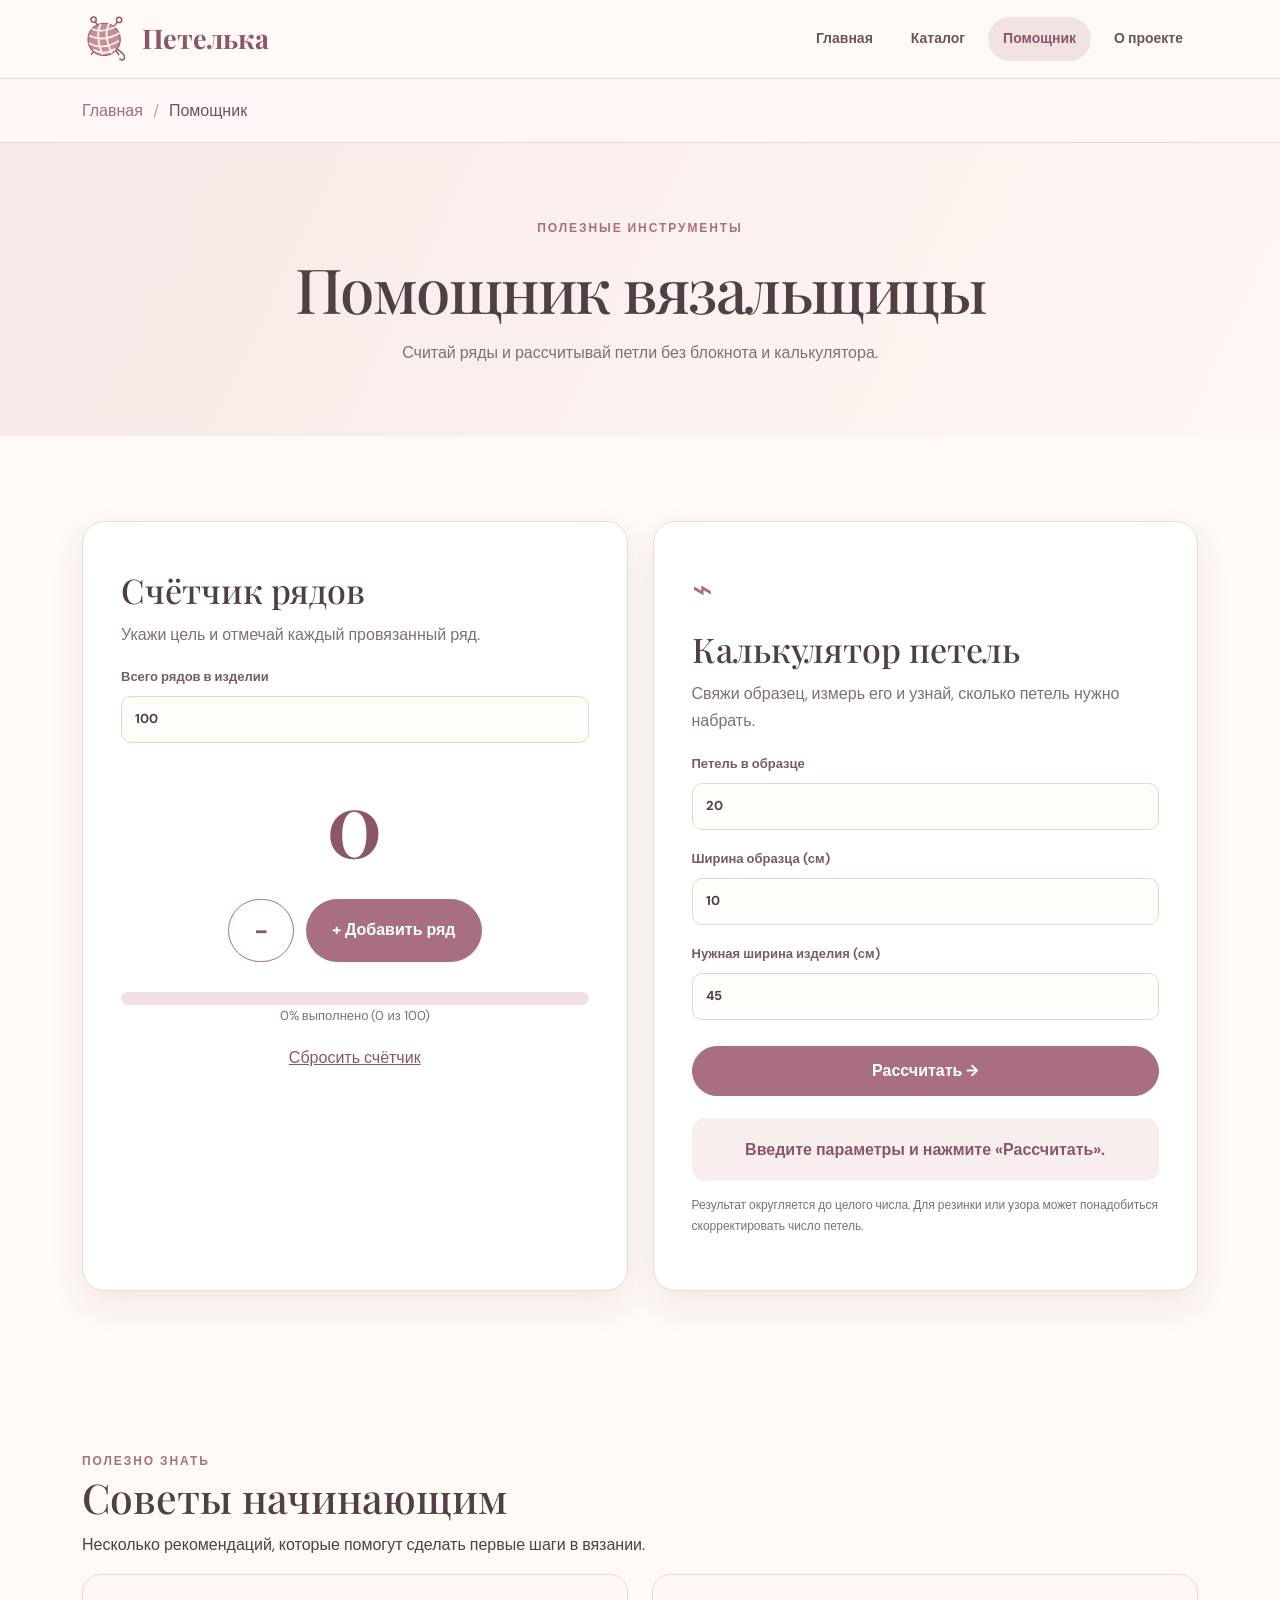
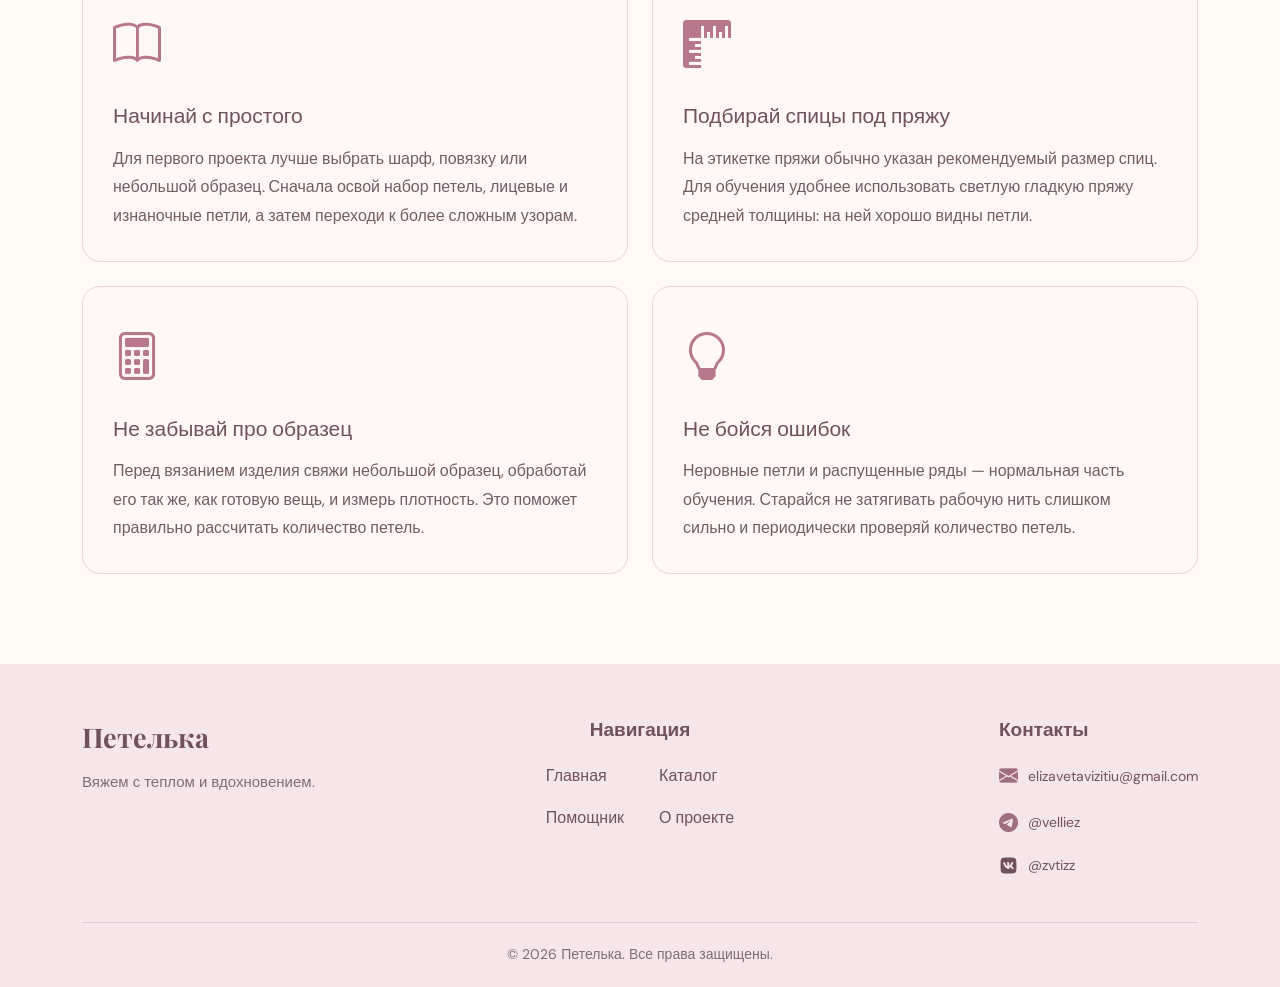
<file: helper.html>
<!DOCTYPE html>
<html lang="ru">
 <head>
  <meta charset="utf-8"/>
  <meta content="width=device-width, initial-scale=1.0" name="viewport"/>
  <meta content="Петелька — уютный сайт о вязании: схемы, полезные инструменты и вдохновение." name="description"/>
  <link
    href="https://cdn.jsdelivr.net/npm/bootstrap@5.3.3/dist/css/bootstrap.min.css"
    rel="stylesheet"
>
    <link rel="stylesheet" href="https://cdn.jsdelivr.net/npm/bootstrap-icons@1.11.3/font/bootstrap-icons.min.css">
  <title>
   Помощник — Петелька
  </title>
  <link href="css/style.css" rel="stylesheet"/>
  <script defer="" src="js/main.js">
  </script>
 </head>
 <body>
  <header class="site-header">
   <div class="container site-header__inner">
    <a class="site-header__brand" href="index.html">
     <img alt="Клубок со спицами" class="site-header__logo-img" src="images/logo.svg"/>
     <span>
      Петелька
     </span>
    </a>
    <nav aria-label="Основная навигация" class="site-header__nav">
     <a class="site-header__link" href="index.html">
      Главная
     </a>
     <a class="site-header__link" href="catalog.html">
      Каталог
     </a>
     <a class="site-header__link is-active" href="helper.html">
      Помощник
     </a>
     <a class="site-header__link" href="about.html">
      О проекте
     </a>
    </nav>
   </div>
  </header>

<nav class="breadcrumbs" aria-label="Хлебные крошки">
    <div class="container">
        <ol class="breadcrumbs__list">
            <li><a href="index.html">Главная</a></li>
            <li class="breadcrumbs__separator">/</li>
            <li class="breadcrumbs__current" aria-current="page">
                Помощник
            </li>
        </ol>
    </div>
</nav>

  <main>
   <section class="page-banner">
    <div class="container">
     <span class="eyebrow">
      Полезные инструменты
     </span>
     <h1>
      Помощник вязальщицы
     </h1>
     <p>
      Считай ряды и рассчитывай петли без блокнота и калькулятора.
     </p>
    </div>
   </section>
   <section class="section container">
    <div class="tool-grid">
     <section class="tool-card">
      <h2>
       Счётчик рядов
      </h2>
      <p>
       Укажи цель и отмечай каждый провязанный ряд.
      </p>
      <label class="field">
       Всего рядов в изделии
       <input id="rowGoal" max="100000" min="1" type="number" value="100"/>
      </label>
      <div aria-live="polite" class="counter-number" id="rowCount">
       0
      </div>
      <div class="counter-controls">
       <button aria-label="Уменьшить количество рядов" class="button button--outline" id="minusRow" type="button">
        −
       </button>
       <button aria-label="Увеличить количество рядов" class="button" id="plusRow" type="button">
        + Добавить ряд
       </button>
      </div>
      <div class="progress-track">
       <div class="progress-fill" id="rowProgress">
       </div>
      </div>
      <p class="progress-label" id="progressText">
       0% выполнено
      </p>
      <button class="text-button" id="resetRows" type="button">
       Сбросить счётчик
      </button>
     </section>
     <section class="tool-card">
      <div class="tool-card__icon">
       ⌁
      </div>
      <h2>
       Калькулятор петель
      </h2>
      <p>
       Свяжи образец, измерь его и узнай, сколько петель нужно набрать.
      </p>
      <form id="stitchForm">
       <label class="field">
        Петель в образце
        <input id="sampleStitches" min="1" required="" step="1" type="number" value="20"/>
       </label>
       <label class="field">
        Ширина образца (см)
        <input id="sampleWidth" min="0.1" required="" step="0.1" type="number" value="10"/>
       </label>
       <label class="field">
        Нужная ширина изделия (см)
        <input id="targetWidth" min="0.1" required="" step="0.1" type="number" value="45"/>
       </label>
       <button class="button" type="submit">
        Рассчитать →
       </button>
      </form>
      <div aria-live="polite" class="calculation-result" id="stitchResult">
       Введите параметры и нажмите «Рассчитать».
      </div>
      <p class="note">
       Результат округляется до целого числа. Для резинки или узора может понадобиться скорректировать число петель.
      </p>
     </section>
    </div>
   </section>

<section class="section container beginner-tips">
    <div class="section-heading">
        <span class="eyebrow">Полезно знать</span>
        <h2>Советы начинающим</h2>
        <p>
            Несколько рекомендаций, которые помогут
            сделать первые шаги в вязании.
        </p>
    </div>

    <div class="row g-4">

        <div class="col-md-6">
            <article class="beginner-tip">
                <i class="bi bi-book"></i>
                <h3>Начинай с простого</h3>
                <p>
                    Для первого проекта лучше выбрать шарф,
                    повязку или небольшой образец.
                    Сначала освой набор петель, лицевые
                    и изнаночные петли, а затем переходи
                    к более сложным узорам.
                </p>
            </article>
        </div>

        <div class="col-md-6">
            <article class="beginner-tip">
                <i class="bi bi-rulers"></i>
                <h3>Подбирай спицы под пряжу</h3>
                <p>
                    На этикетке пряжи обычно указан
                    рекомендуемый размер спиц.
                    Для обучения удобнее использовать
                    светлую гладкую пряжу средней толщины:
                    на ней хорошо видны петли.
                </p>
            </article>
        </div>

        <div class="col-md-6">
            <article class="beginner-tip">
                <i class="bi bi-calculator"></i>
                <h3>Не забывай про образец</h3>
                <p>
                    Перед вязанием изделия свяжи небольшой
                    образец, обработай его так же, как
                    готовую вещь, и измерь плотность.
                    Это поможет правильно рассчитать
                    количество петель.
                </p>
            </article>
        </div>

        <div class="col-md-6">
            <article class="beginner-tip">
                <i class="bi bi-lightbulb"></i>
                <h3>Не бойся ошибок</h3>
                <p>
                    Неровные петли и распущенные ряды —
                    нормальная часть обучения.
                    Старайся не затягивать рабочую нить
                    слишком сильно и периодически
                    проверяй количество петель.
                </p>
            </article>
        </div>

    </div>
</section>

  </main>
  
<footer class="site-footer">
    <div class="container">

        <div class="site-footer__grid">

            <!-- ЛЕВАЯ КОЛОНКА -->
            <div class="site-footer__about">
                <a class="site-footer__wordmark" href="index.html">
                    Петелька
                </a>

                <p>
                    Вяжем с теплом и вдохновением.
                </p>
            </div>

            
<!-- НАВИГАЦИЯ ПО ЦЕНТРУ -->
<nav class="site-footer__navigation"
     aria-label="Навигация в подвале">

    <h3>Навигация</h3>

    <div class="site-footer__nav-grid">
        <a href="index.html">Главная</a>
        <a href="catalog.html">Каталог</a>
        <a href="helper.html">Помощник</a>
        <a href="about.html">О проекте</a>
    </div>

</nav>


            <!-- КОНТАКТЫ СПРАВА -->
            <div class="site-footer__contacts">

                <h3>Контакты</h3>

                <!-- Почта -->
                <a href="mailto:elizavetavizitiu@gmail.com">
                    <i class="bi bi-envelope-fill"></i>
                    elizavetavizitiu@gmail.com
                </a>

                <!-- Telegram -->
                <a href="https://t.me/velliez"
                   target="_blank"
                   rel="noopener noreferrer">
                    <i class="bi bi-telegram"></i>
                    @velliez
                </a>

               
<a href="https://vk.com/zvtizz"
   target="_blank"
   rel="noopener noreferrer">
    <svg xmlns="http://www.w3.org/2000/svg"
         width="19"
         height="19"
         viewBox="0 0 24 24"
         fill="currentColor"
         aria-hidden="true"
         style="flex-shrink: 0;">
        <path d="M15.073 2H8.937C3.33 2 2 3.33 2 8.927v6.146C2 20.67 3.33 22 8.927 22h6.146C20.67 22 22 20.67 22 15.073V8.937C22 3.33 20.67 2 15.073 2zm3.073 14.27h-1.45c-.55 0-.72-.44-1.71-1.43-.87-.84-1.25-.95-1.46-.95-.3 0-.39.08-.39.5v1.31c0 .36-.12.57-1.06.57-1.57 0-3.31-.95-4.54-2.72-1.85-2.6-2.36-4.55-2.36-4.95 0-.22.08-.42.5-.42h1.45c.37 0 .51.16.65.55.72 2.08 1.93 3.9 2.43 3.9.19 0 .28-.09.28-.59V9.72c-.06-1.07-.63-1.16-.63-1.54 0-.18.15-.36.38-.36h2.28c.31 0 .42.17.42.53v3.08c0 .33.14.45.23.45.19 0 .35-.12.7-.47 1.08-1.21 1.85-3.07 1.85-3.07.1-.22.27-.42.64-.42h1.45c.44 0 .54.22.44.52-.19.88-2.03 3.48-2.03 3.48-.16.26-.22.38 0 .67.16.22.69.68 1.04 1.09.64.73 1.13 1.35 1.26 1.78.13.42-.08.64-.51.64z"/>
    </svg>
    @zvtizz
</a>


            </div>

        </div>

        <!-- НИЖНЯЯ СТРОКА -->
        <div class="site-footer__bottom">
            © 2026 Петелька. Все права защищены.
        </div>

    </div>
</footer>

  <button aria-label="Вернуться наверх" class="to-top" id="toTop" type="button">
   ⌃
  </button>
 </body>
</html>
</file>
<file: css/style.css>
@import url('https://fonts.googleapis.com/css2?family=DM+Sans:wght@400;500;600;700&family=Playfair+Display:ital,wght@0,500;0,600;0,700;1,500&display=swap');
:root {
    --ink:#503f45;
    --muted:#806f75;
    --rose:#a86f80;
    --rose-dark:#8b5669;
    --cream:#fffaf6;
    --blush:#f8eeec;
    --line:#eadad8;
    --white:#fff;
    --shadow:0 14px 35px rgba(96,59,66,.09)
}

* {
    box-sizing:border-box
}

html {
    scroll-behavior:smooth
}

body {
    margin:0;
    background:var(--cream);
    color:var(--ink);
    font:16px/1.7 'DM Sans',Arial,sans-serif
}

a {
    color:inherit;
    text-decoration:none
}

button,input,select {
    font:inherit
}

button {
    cursor:pointer
}

img {
    display:block;
    max-width:100%
}

.container {
    width:min(1160px,calc(100% - 44px));
    margin:auto
}

h1,h2,h3,p {
    margin-top:0
}

h1,h2,h3 {
    line-height:1.2
}

h1,h2 {
    font-family:'Playfair Display',Georgia,serif
}

h1 {
    font-size:clamp(42px,5.5vw,76px);
    letter-spacing:-1.5px
}

h2 {
    font-size:clamp(29px,3.2vw,43px)
}

h3 {
    font-size:21px
}

.eyebrow {
    font-size:12px;
    letter-spacing:.16em;
    text-transform:uppercase;
    font-weight:700;
    color:var(--rose)
}

.site-header {
    position:sticky;
    top:0;
    z-index:30;
    background:rgba(255,250,246,.96);
    border-bottom:1px solid var(--line);
    backdrop-filter:blur(12px)
}

.site-header__inner {
    min-height:78px;
    display:flex;
    justify-content:space-between;
    align-items:center;
    gap:24px
}

.site-header__brand {
    display:flex;
    align-items:center;
    gap:12px;
    color:var(--rose-dark);
    font-family:'Playfair Display',Georgia,serif;
    font-size:27px;
    font-weight:700
}

.site-header__logo-img {
    width:48px;
    height:48px
}

.site-header__nav {
    display:flex;
    flex-wrap:wrap;
    gap:8px
}

.site-header__link {
    padding:10px 15px;
    border-radius:100px;
    font-size:14px;
    font-weight:600;
    color:#68565c
}

.site-header__link:hover,.site-header__link.is-active {
    background:#f2e3e3;
    color:var(--rose-dark)
}

.hero {
    background:linear-gradient(110deg,#fff8f4,#f5e4e3);
    overflow:hidden
}

.hero__inner {
    min-height:525px;
    display:grid;
    grid-template-columns:1.1fr .9fr;
    align-items:center;
    gap:30px;
    padding-top:58px;
    padding-bottom:60px
}

.hero h1 {
    margin:16px 0 20px
}

.hero h1 em {
    color:var(--rose);
    font-weight:500
}

.hero p {
    max-width:540px;
    color:var(--muted);
    font-size:18px
}

.hero__actions {
    display:flex;
    flex-wrap:wrap;
    gap:12px;
    margin-top:30px
}

.hero__art {
    height:360px;
    border-radius:48% 52% 44% 56%;
    background:#edd3d6;
    display:flex;
    align-items:center;
    justify-content:center;
    position:relative
}

.hero__art img {
    width:70%;
    height:75%;
    filter:drop-shadow(0 14px 10px #a7797955)
}

.hero__art-caption {
    position:absolute;
    bottom:16px;
    background:#fff9f4;
    padding:9px 19px;
    border-radius:30px;
    font-size:13px;
    color:var(--rose-dark)
}

.button {
    display:inline-flex;
    align-items:center;
    justify-content:center;
    border:1px solid var(--rose);
    border-radius:999px;
    background:var(--rose);
    color:#fff;
    padding:13px 25px;
    font-weight:700;
    line-height:1.4;
    transition:background .2s,transform .2s
}

.button:hover {
    background:var(--rose-dark);
    transform:translateY(-1px)
}

.button--outline {
    background:transparent;
    color:var(--rose-dark)
}

.button--outline:hover {
    background:#f4e2e4;
    color:var(--rose-dark)
}

.button--small {
    font-size:13px;
    padding:10px 20px
}

.section {
    padding-top:85px;
    padding-bottom:85px
}

.section--tinted {
    background:#f7ebea
}

.section__heading {
    text-align:center;
    margin-bottom:40px
}

.section__heading h2 {
    margin:10px 0
}

.section__heading p {
    color:var(--muted)
}

.cards {
    display:grid;
    grid-template-columns:repeat(3,minmax(0,1fr));
    gap:24px
}

.product-card {
    overflow:hidden;
    border-radius:20px;
    background:white;
    border:1px solid #f0e4e0;
    box-shadow:var(--shadow);
    display:flex;
    flex-direction:column
}

.product-card>img {
    width:100%;
    height:238px;
    object-fit:cover
}

.product-card__content {
    padding:24px;
    display:flex;
    flex:1;
    flex-direction:column;
    align-items:flex-start
}

.product-card h2,.product-card h3 {
    font:600 23px/1.3 'Playfair Display',Georgia,serif;
    margin:8px 0 10px
}

.product-card p {
    font-size:14px;
    color:var(--muted);
    flex:1;
    margin-bottom:23px
}

.product-card__tags {
    display:flex;
    gap:7px;
    flex-wrap:wrap
}

.product-card__tags span {
    font-size:11px;
    background:#f7ecec;
    border-radius:30px;
    padding:4px 10px;
    color:#865d6a
}

.section__action {
    text-align:center;
    margin-top:38px
}

.text-link {
    font-weight:700;
    color:var(--rose-dark)
}

.features {
    display:grid;
    grid-template-columns:repeat(3,1fr);
    gap:22px
}

.features article {
    background:#fffaf8;
    border:1px solid #f0dfdf;
    border-radius:18px;
    padding:30px;
    text-align:center
}

.features p {
    color:var(--muted);
    font-size:14px;
    margin:0
}

.feature-icon {
    display:inline-flex;
    width:60px;
    height:60px;
    border-radius:50%;
    background:#f1dfe1;
    color:var(--rose-dark);
    align-items:center;
    justify-content:center;
    font:600 23px 'Playfair Display',serif;
    margin-bottom:18px
}

.page-banner {
    background:linear-gradient(115deg,#f7e9e7,#fff8f4);
    padding:70px 0;
    text-align:center
}

.page-banner h1 {
    font-size:clamp(42px,5vw,62px);
    margin:12px 0
}

.page-banner p {
    color:var(--muted);
    margin:0
}

.filters {
    display:flex;
    align-items:end;
    gap:16px;
    flex-wrap:wrap;
    background:white;
    border:1px solid var(--line);
    padding:22px;
    border-radius:20px;
    margin-bottom:20px
}

.filters label,.field {
    display:flex;
    flex-direction:column;
    gap:8px;
    font-size:13px;
    font-weight:700;
    color:#755c65
}

.filters label {
    flex:1;
    min-width:170px
}

input,select {
    width:100%;
    min-height:47px;
    border:1px solid #e5d6d3;
    border-radius:10px;
    background:#fffdfa;
    padding:10px 13px;
    color:var(--ink);
    outline-color:var(--rose)
}

.button--filter {
    height:47px
}

.results-count {
    color:var(--muted);
    font-size:14px
}

.empty-state {
    text-align:center;
    padding:45px
}

.product-dialog {
    width:min(850px,calc(100% - 32px));
    max-height:90vh;
    overflow:auto;
    border:0;
    border-radius:22px;
    padding:32px;
    box-shadow:0 25px 80px #35252d55;
    color:var(--ink)
}

.product-dialog::backdrop {
    background:#33202b99
}

.product-dialog__inner {
    display:grid;
    grid-template-columns:.9fr 1.1fr;
    gap:30px;
    align-items:start
}

.product-dialog__inner>img {
    border-radius:18px
}

.product-dialog__inner h2 {
    font-size:35px;
    margin:10px 0
}

.product-dialog__inner h3 {
    margin:20px 0 10px
}

.product-dialog__inner p {
    color:var(--muted)
}

.product-dialog__close {
    float:right;
    border:0;
    background:#f4e5e5;
    border-radius:50%;
    font-size:28px;
    line-height:1;
    width:39px;
    height:39px;
    margin:-12px -12px 14px 10px
}

.note {
    font-size:12px;
    color:var(--muted)
}

.tool-grid {
    display:grid;
    grid-template-columns:1fr 1fr;
    gap:25px
}

.tool-card {
    padding:38px;
    border-radius:22px;
    background:#fff;
    border:1px solid var(--line);
    box-shadow:var(--shadow)
}

.tool-card__icon {
    color:var(--rose);
    font-size:35px
}

.tool-card h2 {
    font-size:34px;
    margin:10px 0
}

.tool-card>p {
    color:var(--muted)
}

.field {
    margin:18px 0
}

.counter-number {
    text-align:center;
    font:600 90px 'Playfair Display',serif;
    color:var(--rose-dark);
    margin:18px 0
}

.counter-controls {
    display:flex;
    gap:12px;
    justify-content:center
}

.counter-controls .button:first-child {
    min-width:65px;
    font-size:25px
}

.progress-track {
    height:13px;
    background:#f0e2e3;
    border-radius:20px;
    overflow:hidden;
    margin-top:30px
}

.progress-fill {
    width:0;
    height:100%;
    background:var(--rose);
    transition:width .25s
}

.progress-label {
    text-align:center;
    font-size:13px
}

.text-button {
    display:block;
    margin:10px auto;
    border:0;
    background:none;
    color:var(--rose-dark);
    text-decoration:underline
}

.tool-card form .button {
    width:100%;
    margin-top:8px
}

.calculation-result {
    background:#f7eeed;
    border-radius:13px;
    padding:18px;
    margin:22px 0 14px;
    text-align:center;
    color:var(--rose-dark);
    font-weight:700
}

.about-layout {
    display:grid;
    grid-template-columns:1.2fr .8fr;
    align-items:center;
    gap:60px
}

.about-layout p,.about-bottom p {
    color:var(--muted)
}

.about-layout .button {
    margin-top:15px
}

.about-illustration {
    border-radius:40px;
    background:#f1dfe1;
    min-height:340px;
    display:flex;
    align-items:center;
    justify-content:center
}

.about-illustration img {
    width:65%;
    height:280px
}

.about-bottom {
    text-align:center
}

.site-footer {
    background:#6e505b;
    color:#fff8f6;
    padding:47px 0
}

.site-footer__inner {
    display:grid;
    grid-template-columns:1fr 1fr 1fr;
    gap:30px;
    align-items:start
}

.site-footer__wordmark {
    font:600 30px 'Playfair Display',serif
}

.site-footer p {
    font-size:13px;
    color:#e9d4d9
}

.site-footer__links {
    display:grid;
    grid-template-columns:1fr 1fr;
    gap:12px;
    font-size:13px
}

.site-footer__links a:hover {
    text-decoration:underline
}

.site-footer__copyright {
    text-align:right;
    font-size:13px;
    color:#ead9dd
}

.to-top {
    position:fixed;
    right:26px;
    bottom:26px;
    width:48px;
    height:48px;
    border-radius:50%;
    border:0;
    background:var(--rose);
    color:#fff;
    font-size:26px;
    box-shadow:var(--shadow);
    opacity:0;
    visibility:hidden;
    transition:.2s;
    z-index:20
}

.to-top.is-visible {
    opacity:1;
    visibility:visible
}

@media(max-width:800px) {
    .hero__inner,.about-layout,.tool-grid {
        grid-template-columns:1fr
    }

    .hero__art {
        height:270px
    }

    .cards,.features {
        grid-template-columns:repeat(2,1fr)
    }

    .site-header__inner {
        flex-direction:column;
        padding:12px 0;
        gap:8px
    }

    .site-header__nav {
        justify-content:center
    }

    .site-header__link {
        padding:7px 9px;
        font-size:12px
    }

    .product-dialog__inner {
        grid-template-columns:1fr
    }

    .product-dialog__inner>img {
        max-height:260px;
        width:100%;
        object-fit:cover
    }

}
.footer__bottom {
    border-top: 1px solid #e5cbd3;
    padding: 15px 0;
    margin-top: 25px;
    font-size: 14px;
    color: #8b6b75;
}

@media(max-width:550px) {
    .cards,.features,.site-footer__inner {
        grid-template-columns:1fr
    }

    .site-footer__copyright {
        text-align:left
    }

    .hero__inner {
        padding-top:35px
    }

    .section {
        padding-top:55px;
        padding-bottom:55px
    }

    .tool-card {
        padding:24px
    }

    .product-card>img {
        height:220px
    }

}
.footer__contacts {
    text-align: left;
    width: max-content;
    max-width: 100%;
    margin-left: auto;
    margin-right: 0;
}

.footer__contacts h5,
.footer__contacts p {
    text-align: left;
}
/* Закреплённый фильтр каталога */
.catalog__filters {
    position: sticky;
    top: 85px;
    z-index: 100;
    background-color: #fff8f6;
    padding: 15px 20px;
    border-radius: 12px;
    box-shadow: 0 4px 12px rgba(0, 0, 0, 0.08);
}

/* Растягиваем колонку фильтров по высоте каталога */
.catalog-layout > .row {
    align-items: stretch !important;
}

/* Колонка фильтров */
.catalog-layout aside {
    align-self: stretch;
    position: relative;
}

/* Закреплённый блок фильтров */
.catalog-sidebar {
    position: sticky !important;
    top: 100px !important;
    z-index: 100;
    height: fit-content;

    background-color: #fff8f6;
    border: 1px solid #ead5dc;
    border-radius: 16px;
    padding: 24px;
    box-shadow: 0 4px 15px rgba(112, 81, 94, 0.08);
}

/* Шапка всегда выше фильтров */
.site-header {
    position: sticky;
    top: 0;
    z-index: 1050;
}

/* Всплывающее окно с описанием изделия */
.product-dialog {
    width: min(900px, 92vw);
    max-height: 85vh;
    padding: 35px;
    border: none;
    border-radius: 20px;
    background-color: #fffaf7;
    box-shadow: 0 20px 60px rgba(0, 0, 0, 0.2);
    color: #70515e;
    overflow-y: auto;
}

.product-dialog::backdrop {
    background-color: rgba(40, 25, 32, 0.65);
}

.product-dialog__inner {
    display: grid;
    grid-template-columns: 260px minmax(0, 1fr);
    gap: 30px;
    align-items: start;
}

.product-dialog__inner > img {
    width: 100%;
    max-height: 350px;
    object-fit: cover;
    border-radius: 15px;
}

.product-dialog h2 {
    margin: 12px 0 20px;
    color: #70515e;
}

.product-dialog h3 {
    margin: 25px 0 15px;
    color: #70515e;
}

.product-dialog p {
    line-height: 1.8;
}

#dialogDesc {
    white-space: pre-line;
}

.product-dialog__close {
    position: absolute;
    top: 12px;
    right: 18px;
    border: none;
    background: transparent;
    color: #70515e;
    font-size: 32px;
    cursor: pointer;
}

@media (max-width: 650px) {
    .product-dialog {
        padding: 25px 18px;
    }

    .product-dialog__inner {
        grid-template-columns: 1fr;
    }

    .product-dialog__inner > img {
        max-height: 250px;
    }
}

/* Хлебные крошки */
.breadcrumbs {
    padding: 18px 0;
    background-color: #fff8f6;
    border-bottom: 1px solid #ead5dc;
}

.breadcrumbs__list {
    display: flex;
    align-items: center;
    flex-wrap: wrap;
    gap: 10px;
    margin: 0;
    padding: 0;
    list-style: none;
}

.breadcrumbs__list a {
    color: #a06c80;
    text-decoration: none;
}

.breadcrumbs__list a:hover {
    text-decoration: underline;
}

.breadcrumbs__current {
    color: #70515e;
    font-weight: 500;
}

.breadcrumbs__separator {
    color: #bba1aa;
}

.beginner-tips {
    padding-top: 70px;
    padding-bottom: 90px;
}

.beginner-tip {
    height: 100%;
    padding: 30px;
    background: #fff8f6;
    border: 1px solid #ead5dc;
    border-radius: 18px;
    transition: transform 0.2s ease;
}

.beginner-tip:hover {
    transform: translateY(-4px);
}

.beginner-tip i {
    display: block;
    margin-bottom: 18px;
    color: #b7788e;
    font-size: 32px;
}

.beginner-tip h3 {
    margin-bottom: 15px;
    color: #70515e;
    font-size: 21px;
}

.beginner-tip p {
    margin-bottom: 0;
    color: #715d65;
    line-height: 1.8;
}

/* ===== ОБЩИЙ ФУТЕР ===== */

.site-footer {
    padding: 55px 0 20px;
    background-color: #f5e6e9;
    color: #70515e;
}

/* Три равные колонки */
.site-footer__grid {
    display: grid;
    grid-template-columns: minmax(0, 1fr)
                           minmax(0, 1fr)
                           minmax(0, 1fr);
    gap: 30px;
    align-items: start;
}

/* Левая колонка */
.site-footer__about {
    text-align: left;
}

.site-footer__wordmark {
    display: inline-block;
    margin-bottom: 15px;
    color: #70515e;
    font-size: 27px;
    font-weight: 700;
    text-decoration: none;
}

.site-footer__about p {
    margin: 0;
    color: #806c74;
    font-size: 15px;
    line-height: 1.7;
}


/* Навигация в футере */
.site-footer__navigation {
    display: flex;
    flex-direction: column;
    align-items: center;
    text-align: center;
}

.site-footer__navigation h3 {
    margin: 0 0 20px;
    color: #70515e;
    font-size: 19px;
    font-weight: 600;
}

/* Ссылки в два столбца */
.site-footer__nav-grid {
    display: grid;
    grid-template-columns: repeat(2, max-content);
    column-gap: 35px;
    row-gap: 15px;
    justify-content: center;
    text-align: left;
}

.site-footer__nav-grid a {
    color: #70515e;
    font-size: 16px;
    text-decoration: none;
    transition: color 0.2s ease;
}

.site-footer__nav-grid a:hover {
    color: #b7788e;
}


/* Правая колонка */
.site-footer__contacts {
    display: flex;
    flex-direction: column;
    align-items: flex-start;
    gap: 14px;
    min-width: 0;
    justify-self: end;
}

.site-footer__contacts h3 {
    margin: 0 0 5px;
    color: #70515e;
    font-size: 19px;
    font-weight: 600;
}

.site-footer__contacts a {
    display: flex;
    align-items: center;
    gap: 10px;
    color: #70515e;
    font-size: 14px;
    text-decoration: none;
    overflow-wrap: anywhere;
    transition: color 0.2s ease;
}

.site-footer__contacts a:hover {
    color: #b7788e;
}

.site-footer__contacts i {
    flex-shrink: 0;
    color: #a06c80;
    font-size: 19px;
}

/* Авторские права по центру */
.site-footer__bottom {
    margin-top: 45px;
    padding-top: 20px;
    border-top: 1px solid #e2cbd2;
    color: #806c74;
    font-size: 14px;
    text-align: center;
}

/* Адаптивность */
@media (max-width: 767px) {

    .site-footer__grid {
        grid-template-columns: 1fr;
        gap: 30px;
    }

    .site-footer__about {
        text-align: center;
    }

    .site-footer__navigation {
        align-items: center;
        text-align: center;
    }

    .site-footer__contacts {
        justify-self: center;
        align-items: center;
        text-align: center;
    }

    .site-footer__bottom {
        margin-top: 35px;
        line-height: 1.6;
    }
}

/* Векторные иконки на странице "О проекте" */
.about-card .knitting-icon {
    display: block;
    width: 54px;
    height: 54px;
    margin-bottom: 20px;
    color: #b7788e;
}

/* Иконки на главной */
.home-feature-icon {
    display: block;
    margin-bottom: 18px;
    color: #b7788e;
    font-size: 48px;
    line-height: 1;
}

/* Увеличенные иконки в помощнике */
.beginner-tip > i {
    font-size: 48px;
}

/* Иконки возможностей на странице "О проекте" */
.about-feature__icon {
    flex-basis: 82px;
    width: 82px;
    height: 82px;
    font-size: 38px;
}

/* Другие декоративные иконки в карточках */
.about-card > i {
    font-size: 53px;
}
</file>
